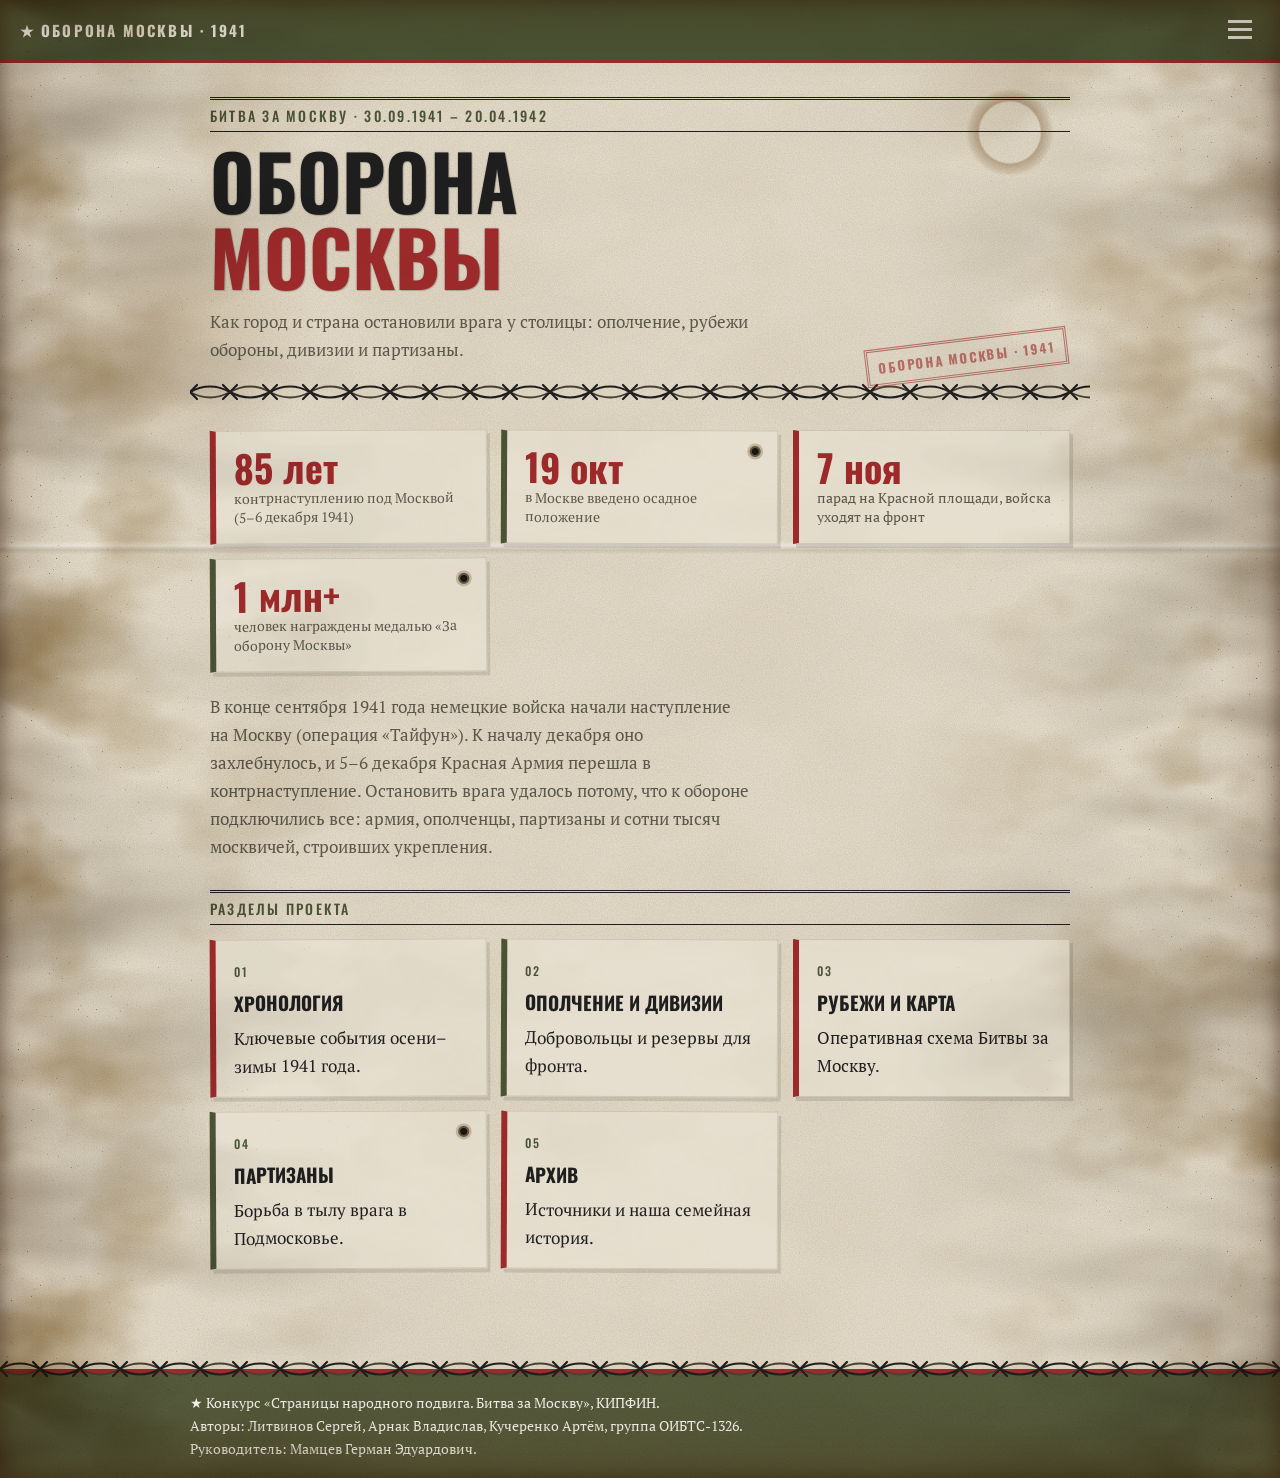
<file: index.html>
<!DOCTYPE html>
<html lang="ru">
<head>
    <meta charset="utf-8">
    <meta name="viewport" content="width=device-width, initial-scale=1, viewport-fit=cover">
    <title>Оборона Москвы 1941–1942</title>
    <link rel="stylesheet" href="https://fonts.googleapis.com/css2?family=Oswald:wght@500;700&family=PT+Serif:wght@400;700&display=swap">
    <link rel="stylesheet" href="style.css">
</head>
<body>
    <div class="bar">
        <span class="brand">★ Оборона Москвы · 1941</span>
        <button id="bg" aria-label="Меню" aria-expanded="false">
            <i></i><i></i><i></i>
        </button>
    </div>

    <div id="menu">
        <button id="x" aria-label="Закрыть">×</button>
    </div>

    <main>
        <section id="home">
            <div class="hero">
                <p class="eb">Битва за Москву · 30.09.1941 – 20.04.1942</p>
                <h1>Оборона<span class="g">Москвы</span></h1>
                <p class="lead">Как город и страна остановили врага у столицы: ополчение, рубежи обороны, дивизии и партизаны.</p>
            </div>

            <div class="grid">
                <div class="c stat">
                    <b>85 лет</b>
                    <span>контрнаступлению под Москвой (5–6 декабря 1941)</span>
                </div>
                <div class="c stat k">
                    <b>19 окт</b>
                    <span>в Москве введено осадное положение</span>
                </div>
                <div class="c stat">
                    <b>7 ноя</b>
                    <span>парад на Красной площади, войска уходят на фронт</span>
                </div>
                <div class="c stat k">
                    <b>1 млн+</b>
                    <span>человек награждены медалью «За оборону Москвы»</span>
                </div>
            </div>

            <p class="lead intro">В конце сентября 1941 года немецкие войска начали наступление на Москву (операция «Тайфун»). К началу декабря оно захлебнулось, и 5–6 декабря Красная Армия перешла в контрнаступление. Остановить врага удалось потому, что к обороне подключились все: армия, ополченцы, партизаны и сотни тысяч москвичей, строивших укрепления.</p>

            <p class="eb parts">Разделы проекта</p>
            <div class="grid">
                <a class="c" href="#timeline">
                    <span class="tag">01</span>
                    <h3>Хронология</h3>
                    <p>Ключевые события осени–зимы 1941 года.</p>
                </a>
                <a class="c k" href="#militia">
                    <span class="tag">02</span>
                    <h3>Ополчение и дивизии</h3>
                    <p>Добровольцы и резервы для фронта.</p>
                </a>
                <a class="c" href="#lines">
                    <span class="tag">03</span>
                    <h3>Рубежи и карта</h3>
                    <p>Оперативная схема Битвы за Москву.</p>
                </a>
                <a class="c k" href="#partisans">
                    <span class="tag">04</span>
                    <h3>Партизаны</h3>
                    <p>Борьба в тылу врага в Подмосковье.</p>
                </a>
                <a class="c" href="#archive">
                    <span class="tag">05</span>
                    <h3>Архив</h3>
                    <p>Источники и наша семейная история.</p>
                </a>
            </div>
        </section>

        <section id="timeline">
            <div class="hero">
                <p class="eb">01 · Хронология</p>
                <h1>Девять дней<span class="g">битвы</span></h1>
                <p class="lead">Нажмите на событие, чтобы раскрыть подробности.</p>
            </div>
            <ul class="tl" id="tl"></ul>
        </section>

        <section id="militia">
            <div class="hero">
                <p class="eb">02 · Народное ополчение</p>
                <h1>Ополчение<span class="g">и дивизии</span></h1>
            </div>

            <div class="grid">
                <div class="c">
                    <span class="tag">Ополчение</span>
                    <h3>Добровольцы Москвы</h3>
                    <p>Летом 1941 года в Москве началась запись в народное ополчение. В него вступали рабочие заводов, студенты, учёные, служащие, в том числе те, кто не подлежал призыву.</p>
                    <p>Было сформировано около двенадцати дивизий Московского ополчения. Они были хуже вооружены и обучены, чем кадровые части, но шли добровольно.</p>
                </div>
                <div class="c k">
                    <span class="tag">Боевой путь</span>
                    <h3>Осень 1941</h3>
                    <p>В сентябре дивизии ополчения вошли в состав Красной Армии и получили новые номера. В октябре несколько из них вступили в бой на подступах к Вязьме и понесли тяжёлые потери, задержав продвижение врага к Москве.</p>
                </div>
                <div class="c">
                    <span class="tag">Резервы</span>
                    <h3>Формирование дивизий</h3>
                    <p>В тылу формировались новые дивизии. Свежие части перебрасывали из Сибири, с Дальнего Востока и из Средней Азии. Среди них была 316-я стрелковая дивизия генерала И. В. Панфилова, сражавшаяся на Волоколамском направлении.</p>
                    <p>Командующим Западным фронтом 10 октября 1941 года был назначен Г. К. Жуков.</p>
                </div>
            </div>
        </section>

        <section id="lines">
            <div class="hero">
                <p class="eb">03 · Рубежи обороны</p>
                <h1>Карта<span class="g">битвы</span></h1>
                <p class="lead">Нажмите на красную точку или город на схеме, либо выберите место в списке под картой.</p>
            </div>

            <div class="map">
                <svg viewBox="0 0 420 500" role="img" aria-label="Схема Битвы за Москву, осень 1941 года">
                    <rect width="420" height="500" fill="#EBE6DC"/>

                    <g stroke="#b9ad92" stroke-width="1.6" stroke-dasharray="5 4" fill="none">
                        <path d="M272 146L205 160L150 142L103 188L40 226"/>
                        <path d="M272 146L229 112L215 80L148 92L82 70"/>
                        <path d="M272 146L215 248L128 342L55 408"/>
                        <path d="M272 146L290 288L205 388L215 452"/>
                        <path d="M272 146L388 124M272 146L372 208M290 288L372 208M205 388L298 418L330 482"/>
                    </g>

                    <g id="ar"></g>

                    <g fill="none" stroke-linecap="round">
                        <path d="M236 46C150 38 80 40 66 70C50 110 70 150 60 200C50 250 70 300 100 330C90 380 100 420 120 470" stroke="#3a5f9c" stroke-width="5" transform="translate(-2.5 0)"/>
                        <path d="M236 46C150 38 80 40 66 70C50 110 70 150 60 200C50 250 70 300 100 330C90 380 100 420 120 470" stroke="#B22222" stroke-width="3" transform="translate(2.5 0)"/>
                        <path d="M236 46C262 70 255 100 262 125C268 150 252 175 258 205C262 235 250 255 268 275C285 262 305 262 300 285C295 310 262 330 255 350C248 375 262 395 255 420" stroke="#3a5f9c" stroke-width="5" transform="translate(-2.5 0)"/>
                        <path d="M236 46C262 70 255 100 262 125C268 150 252 175 258 205C262 235 250 255 268 275C285 262 305 262 300 285C295 310 262 330 255 350C248 375 262 395 255 420" stroke="#B22222" stroke-width="3" transform="translate(2.5 0)"/>
                    </g>

                    <text class="fr" text-anchor="middle" x="165" y="20">Калининский</text>
                    <text class="fr" text-anchor="middle" x="165" y="33">фронт</text>
                    <text class="fr" x="20" y="98">Зап.</text>
                    <text class="fr" x="20" y="111">фронт</text>
                    <text class="fr" transform="translate(92 175) rotate(-78)">Резервный фронт</text>
                    <text class="fr" text-anchor="middle" x="345" y="180">Западный</text>
                    <text class="fr" text-anchor="middle" x="345" y="193">фронт</text>
                    <text class="fr" text-anchor="middle" x="150" y="305">Брянский</text>
                    <text class="fr" text-anchor="middle" x="150" y="318">фронт</text>
                    <text class="fr" transform="translate(338 455) rotate(-62)">Юго-Западный фронт</text>
                    <text class="fr" transform="translate(16 420) rotate(-90)">Группа армий «Центр»</text>

                    <g id="nodes"></g>
                </svg>
            </div>

            <div class="leg">
                <span>
                    <svg width="30" height="14">
                        <path d="M0 4H30" stroke="#3a5f9c" stroke-width="5"/>
                        <path d="M0 9H30" stroke="#B22222" stroke-width="3"/>
                    </svg>
                    условная линия фронта
                </span>
                <span>
                    <svg width="30" height="14">
                        <polygon points="0,4 18,4 18,0 30,7 18,14 18,10 0,10" fill="#8fb4e0" stroke="#3a5f9c"/>
                    </svg>
                    удары группы армий «Центр»
                </span>
                <span>
                    <svg width="30" height="14">
                        <polygon points="0,4 18,4 18,0 30,7 18,14 18,10 0,10" fill="#B22222" stroke="#7a1414"/>
                    </svg>
                    оборона и контрудары
                </span>
                <span>
                    <svg width="14" height="14">
                        <circle cx="7" cy="7" r="5" fill="#B22222" stroke="#fff" stroke-width="2"/>
                    </svg>
                    места подвига (нажмите)
                </span>
            </div>

            <p class="note">Схема не в масштабе</p>

            <div class="chips" id="chips"></div>
            <div class="c" id="info"></div>

            <div class="grid">
                <div class="c k">
                    <span class="tag">Что строили</span>
                    <h3>Укрепления</h3>
                    <p>Можайская линия прикрывала западные подступы к столице. Вокруг Москвы создавали зону обороны с противотанковыми рвами, надолбами и огневыми точками. Работали сотни тысяч москвичей, в основном женщины, подростки и студенты.</p>
                </div>
            </div>
        </section>

        <section id="partisans">
            <div class="hero">
                <p class="eb">04 · Партизанское движение</p>
                <h1>Партизаны<span class="g">Подмосковья</span></h1>
            </div>

            <div class="grid">
                <div class="c">
                    <span class="tag">Отряды</span>
                    <h3>В тылу врага</h3>
                    <p>Осенью 1941 года, когда фронт подошёл к Москве, в области формировали партизанские отряды и диверсионные группы. В них вступали местные жители, комсомольцы, коммунисты, бойцы.</p>
                    <p>Отряды нарушали связь, нападали на штабы и колонны, вели разведку.</p>
                </div>
                <div class="c k">
                    <span class="tag">Героиня</span>
                    <h3>Зоя Космодемьянская</h3>
                    <p>Московская школьница добровольцем ушла в диверсионную группу. В ноябре 1941 года она участвовала в заданиях в тылу врага и 29 ноября была казнена в деревне Петрищево. Посмертно ей присвоено звание Героя Советского Союза.</p>
                </div>
            </div>
        </section>

        <section id="archive">
            <div class="hero">
                <p class="eb">05 · Источники</p>
                <h1>Архив<span class="g">и память</span></h1>
                <p class="lead">Где искать документы о родных и участниках событий.</p>
            </div>

            <div class="grid">
                <a class="c" href="https://obd-memorial.ru" target="_blank" rel="noopener">
                    <span class="tag">obd-memorial.ru</span>
                    <h3>ОБД «Мемориал»</h3>
                    <p>Донесения, списки потерь, захоронения.</p>
                </a>
                <a class="c k" href="https://podvignaroda.ru" target="_blank" rel="noopener">
                    <span class="tag">podvignaroda.ru</span>
                    <h3>«Подвиг народа»</h3>
                    <p>Наградные листы и приказы.</p>
                </a>
                <div class="c">
                    <span class="tag">Подольск</span>
                    <h3>ЦАМО</h3>
                    <p>Центральный архив Минобороны: документы частей и соединений.</p>
                </div>
                <div class="c k">
                    <span class="tag">Дома и рядом</span>
                    <h3>Семейные коллекции</h3>
                    <p>Музеи, библиотеки, ЗАГС, письма, фотографии, воспоминания.</p>
                </div>
            </div>

            <div class="mine">
                <h3>Наша семейная история</h3>
                <p>_ _ _<p>
            </div>
        </section>
    </main>

    <footer>
        <div>
            ★ Конкурс «Страницы народного подвига. Битва за Москву», КИПФИН.<br>
            Авторы: Литвинов Сергей, Арнак Владислав, Кучеренко Артём, группа ОИБТС-1326.<br>
            Руководитель: Мамцев Герман Эдуардович.
        </div>
    </footer>

    <script src="script.js"></script>
</body>
</html>
<!-- Code by Neuron [Gos-Link] -->
</file>
<file: style.css>
:root {
    --bg: #F4F1EA;
    --paper: #EBE6DC;
    --fg: #1E1E1E;
    --mut: #5b574c;
    --red: #9E2A2B;
    --kh: #4A5335;
    --line: #cfc8b6;
    color-scheme: light;
    --noise: url("data:image/svg+xml;utf8,<svg xmlns='http://www.w3.org/2000/svg' width='220' height='220'><filter id='n'><feTurbulence type='fractalNoise' baseFrequency='.85' numOctaves='2' stitchTiles='stitch'/><feColorMatrix values='0 0 0 0 .28 0 0 0 0 .2 0 0 0 0 .1 0 0 0 .5 0'/></filter><rect width='100%' height='100%' filter='url(%23n)' opacity='.55'/></svg>");
    --wire: url("data:image/svg+xml;utf8,<svg xmlns='http://www.w3.org/2000/svg' width='80' height='24' viewBox='0 0 80 24'><g fill='none' stroke='%231E1E1E' stroke-linecap='round'><path d='M0 12Q20 1 40 12T80 12' stroke-width='2.2'/><path d='M0 12Q20 23 40 12T80 12' stroke-width='1.8' stroke='%23463f33'/><path d='M-7 5L7 19M7 5L-7 19M33 5L47 19M47 5L33 19M73 5L87 19M87 5L73 19' stroke-width='2.2'/></g></svg>");
    --dirt: url("data:image/svg+xml;utf8,<svg xmlns='http://www.w3.org/2000/svg' width='700' height='700'><filter id='d' x='0' y='0' width='100%' height='100%'><feTurbulence type='fractalNoise' baseFrequency='.006 .009' numOctaves='4' seed='7' stitchTiles='stitch'/><feColorMatrix values='0 0 0 0 .30  0 0 0 0 .19  0 0 0 0 .06  0 0 0 2.2 -1.1'/></filter><rect width='100%' height='100%' filter='url(%23d)'/></svg>");
    --smoke: url("data:image/svg+xml;utf8,<svg xmlns='http://www.w3.org/2000/svg' width='800' height='800'><filter id='s' x='0' y='0' width='100%' height='100%'><feTurbulence type='fractalNoise' baseFrequency='.004 .011' numOctaves='3' seed='3' stitchTiles='stitch'/><feColorMatrix values='0 0 0 0 .36  0 0 0 0 .32  0 0 0 0 .27  0 0 0 1.9 -.75'/></filter><rect width='100%' height='100%' filter='url(%23s)'/></svg>");
    --specks: url("data:image/svg+xml;utf8,<svg xmlns='http://www.w3.org/2000/svg' width='400' height='400'><filter id='p' x='0' y='0' width='100%' height='100%'><feTurbulence type='fractalNoise' baseFrequency='.55' numOctaves='1' seed='11' stitchTiles='stitch'/><feColorMatrix values='0 0 0 0 .12  0 0 0 0 .08  0 0 0 0 .04  0 0 0 11 -8.2'/></filter><rect width='100%' height='100%' filter='url(%23p)'/></svg>");
}

* {
    box-sizing: border-box;
}

body {
    position: relative;
    margin: 0;
    padding-bottom: env(safe-area-inset-bottom, 0px);
    color: var(--fg);
    font: 17px/1.65 "PT Serif", Georgia, serif;
    background:
        linear-gradient(0deg, transparent 49.6%, rgba(40, 30, 10, .10) 50%, rgba(255, 255, 255, .35) 50.4%, transparent 50.9%) 0 0 / 100% 1100px repeat-y,
        radial-gradient(circle at 14% 22%, rgba(125, 85, 35, .20), transparent 140px) 0 0 / 100% 1500px repeat-y,
        radial-gradient(circle at 86% 68%, rgba(70, 60, 40, .18), transparent 190px) 0 0 / 100% 1500px repeat-y,
        var(--noise),
        #E9E2D2;
}

body::before {
    content: "";
    position: absolute;
    inset: 0;
    z-index: 90;
    pointer-events: none;
    background: var(--dirt), var(--smoke), var(--specks);
    background-size: 700px 700px, 800px 800px, 400px 400px;
    mix-blend-mode: multiply;
    opacity: .9;
    -webkit-mask-image: linear-gradient(90deg, #000 0, rgba(0, 0, 0, .55) 12%, rgba(0, 0, 0, .08) 30%, rgba(0, 0, 0, .05) 70%, rgba(0, 0, 0, .55) 88%, #000 100%);
    mask-image: linear-gradient(90deg, #000 0, rgba(0, 0, 0, .55) 12%, rgba(0, 0, 0, .08) 30%, rgba(0, 0, 0, .05) 70%, rgba(0, 0, 0, .55) 88%, #000 100%);
}

body::after {
    content: "";
    position: absolute;
    inset: 0;
    z-index: 91;
    pointer-events: none;
    box-shadow:
        inset 0 0 70px 8px rgba(70, 40, 10, .38),
        inset 0 0 18px 2px rgba(35, 18, 4, .45);
}

.bar {
    position: sticky;
    top: 0;
    z-index: 20;
    display: flex;
    justify-content: space-between;
    align-items: center;
    padding: calc(12px + env(safe-area-inset-top, 0px)) 20px 12px;
    background: var(--kh);
    color: var(--bg);
    border-bottom: 4px solid var(--red);
}

.brand {
    font: 700 15px Oswald, sans-serif;
    letter-spacing: .14em;
    text-transform: uppercase;
}

#bg {
    display: grid;
    gap: 5px;
    padding: 8px;
    background: none;
    border: 0;
    cursor: pointer;
}

#bg i {
    display: block;
    width: 24px;
    height: 3px;
    background: var(--bg);
}

#menu {
    position: fixed;
    inset: 0;
    z-index: 30;
    display: none;
    flex-direction: column;
    padding: calc(76px + env(safe-area-inset-top, 0px)) 24px 24px;
    background-color: var(--kh);
    background-image: var(--noise);
}

#menu.on {
    display: flex;
}

#menu button {
    padding: 14px 0;
    background: none;
    border: 0;
    border-bottom: 1px solid #6b7550;
    color: var(--bg);
    text-align: left;
    text-transform: uppercase;
    font: 700 26px Oswald, sans-serif;
    cursor: pointer;
}

#menu button.cur {
    color: #f1c9b8;
}

#x {
    position: absolute;
    right: 20px;
    top: calc(12px + env(safe-area-inset-top, 0px));
    background: none;
    border: 0;
    color: var(--bg);
    font-size: 34px;
    cursor: pointer;
}

button:focus-visible,
a:focus-visible {
    outline: 3px solid var(--red);
    outline-offset: 2px;
}

main {
    max-width: 900px;
    margin: 0 auto;
    padding: 0 20px 50px;
}

section {
    display: none;
}

section.on {
    display: block;
}

.hero {
    position: relative;
    margin-bottom: 20px;
    padding: 34px 0 6px;
    background: radial-gradient(circle at 93% 20%, transparent 30px, rgba(112, 72, 28, .34) 32px, rgba(112, 72, 28, .14) 40px, transparent 44px);
}

.hero::after {
    content: "";
    display: block;
    height: 24px;
    margin: 16px -20px 0;
    background: var(--wire) repeat-x;
}

#home .hero::before {
    content: "ОБОРОНА МОСКВЫ · 1941";
    position: absolute;
    right: 2px;
    bottom: 34px;
    z-index: 2;
    padding: 6px 10px;
    border: 3px double var(--red);
    color: var(--red);
    font: 700 13px Oswald, sans-serif;
    letter-spacing: .14em;
    opacity: .6;
    transform: rotate(-7deg);
    pointer-events: none;
}

.eb {
    margin: 0 0 10px;
    padding: 5px 0;
    border-top: 3px double var(--fg);
    border-bottom: 1px solid var(--fg);
    color: var(--kh);
    font: 500 14px Oswald, sans-serif;
    letter-spacing: .16em;
    text-transform: uppercase;
}

.eb.parts {
    margin-top: 28px;
}

h1 {
    margin: 0 0 14px;
    font: 700 clamp(38px, 11vw, 76px)/1 Oswald, "Arial Narrow", sans-serif;
    text-transform: uppercase;
    text-shadow: 1px 1px 0 rgba(30, 30, 30, .18), 0 0 2px rgba(30, 30, 30, .25);
}

h1 .g {
    display: block;
    color: var(--red);
}

.lead {
    max-width: 60ch;
    margin: 0;
    color: var(--mut);
}

.lead.intro {
    margin: 22px 0 14px;
}

.grid {
    display: grid;
    grid-template-columns: repeat(auto-fit, minmax(240px, 1fr));
    gap: 14px;
    margin: 14px 0;
}

.grid > .c:nth-child(3n+1) {
    transform: rotate(-.3deg);
}

.grid > .c:nth-child(3n+2) {
    transform: rotate(.25deg);
}

.c {
    position: relative;
    display: block;
    padding: 16px 18px;
    background: #E6DFCF;
    border: 1px solid var(--line);
    border-left: 6px solid var(--red);
    box-shadow: 3px 4px 0 rgba(30, 30, 30, .12);
    color: inherit;
    text-decoration: none;
}

a.c:hover {
    background: #e3ddcf;
}

.c.k {
    border-left-color: var(--kh);
}

.c h3 {
    margin: 4px 0 8px;
    font: 700 19px Oswald, sans-serif;
    text-transform: uppercase;
}

.c p {
    margin: 0 0 10px;
}

.c p:last-child {
    margin: 0;
}

.stat:nth-child(2)::after,
.c.k:nth-child(4)::after {
    content: "";
    position: absolute;
    right: 14px;
    top: 12px;
    width: 16px;
    height: 16px;
    border-radius: 50%;
    background: radial-gradient(circle, #161616 0 3px, #6a5636 4px 5px, rgba(80, 60, 30, .25) 6px 8px, transparent 9px);
}

.tag {
    color: var(--kh);
    font: 500 12px Oswald, sans-serif;
    letter-spacing: .16em;
    text-transform: uppercase;
}

.stat b {
    display: block;
    color: var(--red);
    font: 700 38px Oswald, sans-serif;
    line-height: 1.1;
}

.stat span {
    display: block;
    color: var(--mut);
    font-size: 14px;
    line-height: 1.35;
}

.tl {
    display: grid;
    gap: 10px;
    margin: 0;
    padding: 0;
    list-style: none;
}

.tl button {
    all: unset;
    display: block;
    width: 100%;
    box-sizing: border-box;
    padding: 14px 18px;
    background: #E6DFCF;
    border: 1px solid var(--line);
    border-left: 6px solid var(--kh);
    cursor: pointer;
}

.tl button:hover {
    background: #e3ddcf;
}

.tl button:focus-visible {
    outline: 3px solid var(--red);
}

.tl .t {
    margin-top: 2px;
    font: 700 19px Oswald, sans-serif;
    text-transform: uppercase;
}

.tl .x {
    display: none;
    margin-top: 8px;
}

.tl li.open .x {
    display: block;
}

.tl li.open button {
    border-left-color: var(--red);
}

.map {
    position: relative;
    margin: 6px 0 10px;
    background: var(--paper);
    border: 3px solid var(--fg);
    box-shadow: 4px 5px 0 rgba(30, 30, 30, .18);
}

.map::before,
.map::after {
    content: "";
    position: absolute;
    top: -13px;
    z-index: 2;
    height: 26px;
    background: rgba(214, 190, 120, .78);
    box-shadow: 0 1px 2px rgba(0, 0, 0, .25);
}

.map::before {
    left: 22px;
    width: 96px;
    transform: rotate(-3deg);
}

.map::after {
    right: 22px;
    width: 80px;
    transform: rotate(4deg);
}

.map svg {
    display: block;
    width: 100%;
    height: auto;
}

.n {
    cursor: pointer;
}

.n.sel circle {
    stroke: var(--fg);
    stroke-width: 3;
}

.n text {
    fill: #1E1E1E;
    stroke: #EBE6DC;
    stroke-width: 3px;
    paint-order: stroke;
    font: 700 10.5px "PT Serif", serif;
}

.fr {
    fill: #4A5335;
    stroke: #EBE6DC;
    stroke-width: 3px;
    paint-order: stroke;
    font: italic 700 12px "PT Serif", serif;
}

.leg {
    display: grid;
    grid-template-columns: repeat(auto-fit, minmax(220px, 1fr));
    gap: 6px 16px;
    margin: 0 0 16px;
    color: var(--mut);
    font-size: 14px;
}

.leg span {
    display: flex;
    align-items: center;
    gap: 8px;
}

.leg svg {
    flex: none;
}

.chips {
    display: flex;
    flex-wrap: wrap;
    gap: 8px;
    margin: 0 0 12px;
}

.chips button {
    padding: 7px 12px;
    background: var(--paper);
    border: 1px solid var(--kh);
    color: var(--fg);
    font: 500 15px Oswald, sans-serif;
    letter-spacing: .04em;
    text-transform: uppercase;
    cursor: pointer;
}

.chips button[aria-pressed="true"] {
    background: var(--red);
    border-color: var(--red);
    color: var(--bg);
}

#info {
    min-height: 110px;
}

.note {
    color: var(--mut);
    font-size: 14px;
}

a {
    color: var(--red);
}

.mine {
    margin-top: 14px;
    padding: 16px 18px;
    border: 2px dashed var(--red);
}

.mine h3 {
    margin: 0 0 8px;
    font: 700 19px Oswald, sans-serif;
    text-transform: uppercase;
}

.mine p {
    margin: 0;
}

footer {
    position: relative;
    margin-top: 36px;
    padding: 18px 20px calc(18px + env(safe-area-inset-bottom, 0px));
    background-color: var(--kh);
    background-image: var(--noise);
    border-top: 4px solid var(--red);
    color: var(--bg);
    font-size: 14px;
}

footer::before {
    content: "";
    position: absolute;
    left: 0;
    right: 0;
    top: -16px;
    height: 24px;
    background: var(--wire) repeat-x;
}

footer div {
    max-width: 900px;
    margin: 0 auto;
  }
/* Code by Neuron [Gos-Link] */
</file>
